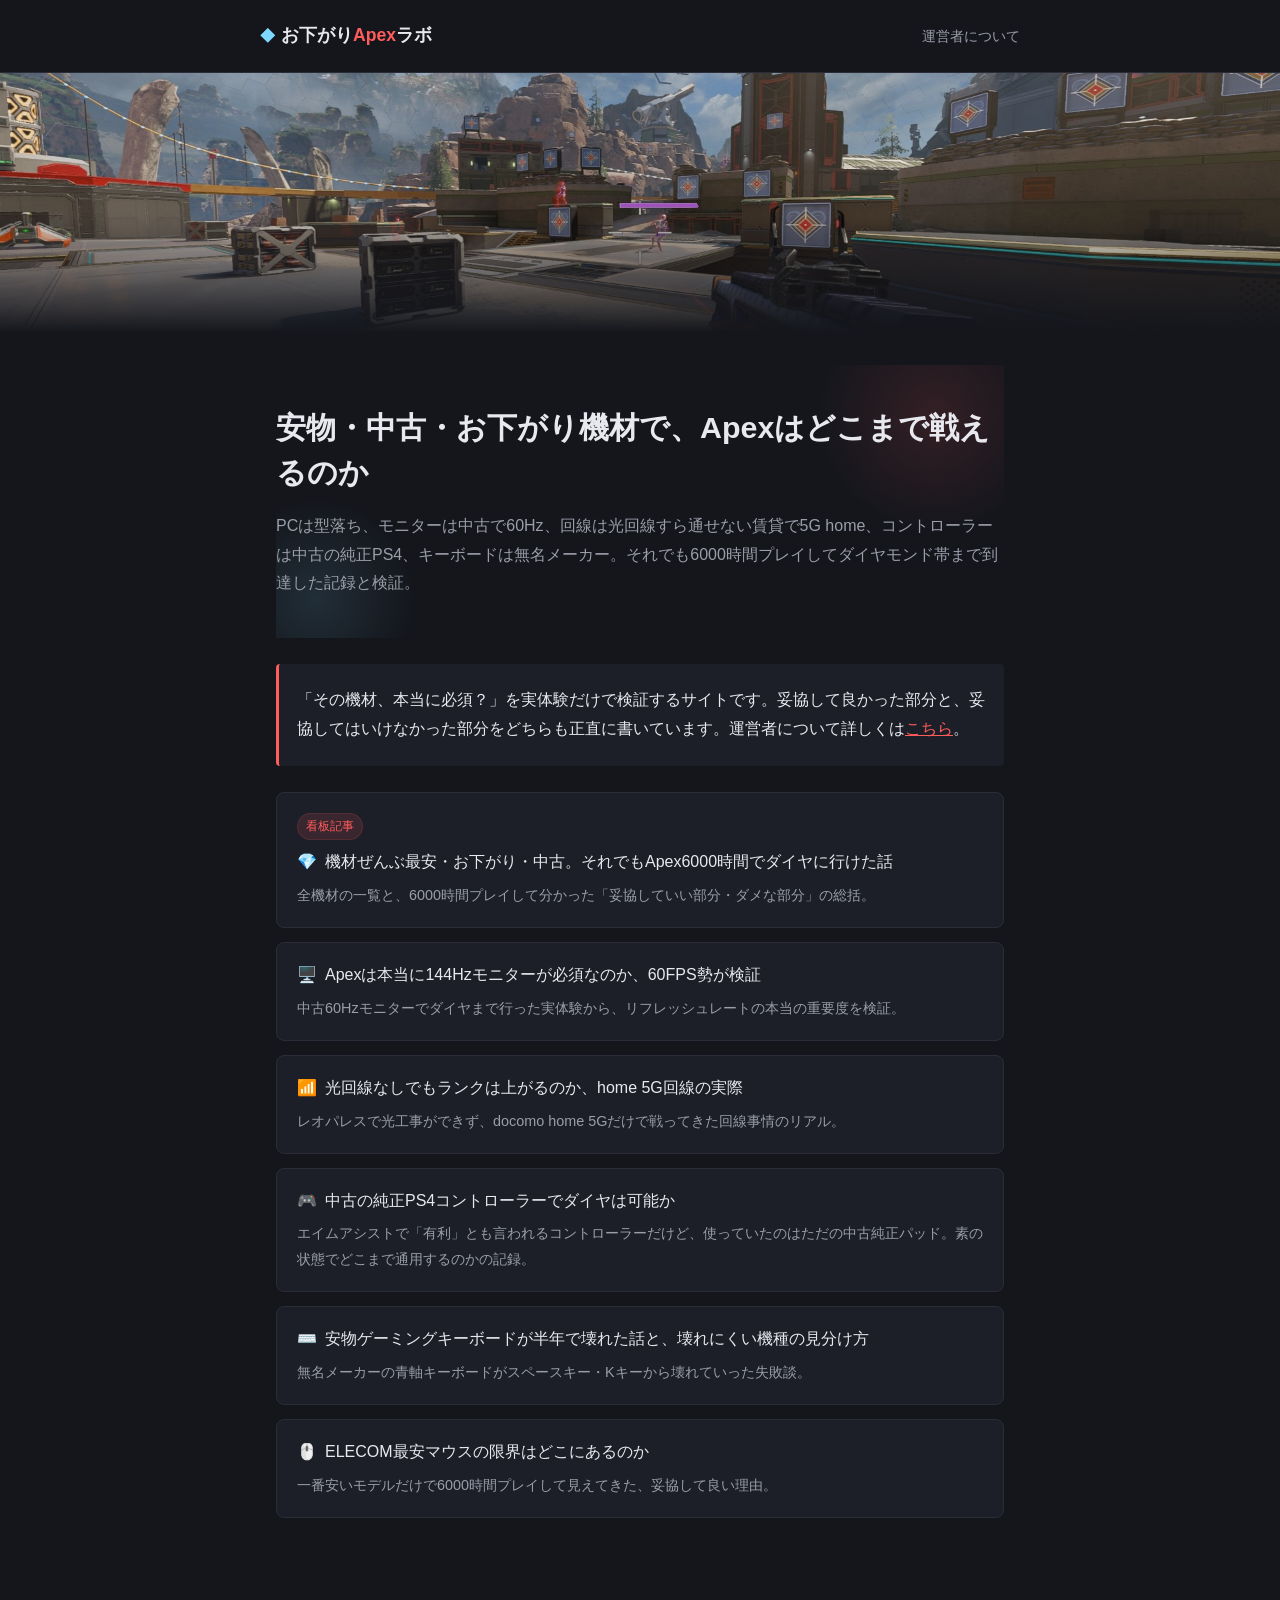
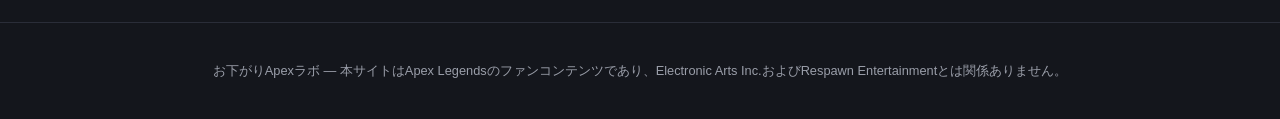
<file: index.html>
<!DOCTYPE html>
<html lang="ja">
<head>
<meta charset="UTF-8">
<meta name="viewport" content="width=device-width, initial-scale=1.0">
<title>お下がりApexラボ | 安物・中古・お下がり機材でダイヤを目指す検証サイト</title>
<meta name="description" content="最安・中古・お下がりの機材だけでApex Legendsを6000時間プレイしダイヤモンド帯に到達したプレイヤーによる、ギア検証サイト。本当に必要な機材とそうでない機材を実体験で切り分けます。">
<link rel="icon" href="favicon.svg" type="image/svg+xml">
<link rel="stylesheet" href="style.css">
</head>
<body>

<header class="site-header">
  <div class="inner">
    <a href="index.html" class="logo">お下がり<span>Apex</span>ラボ</a>
    <nav><a href="about.html">運営者について</a></nav>
  </div>
</header>

<div class="hero-banner">
  <img src="images/hero-banner.jpg" alt="実際のプレイ画面（射撃訓練場にて）" loading="eager">
</div>

<main>
  <section class="hero">
    <h1>安物・中古・お下がり機材で、Apexはどこまで戦えるのか</h1>
    <p class="lead">PCは型落ち、モニターは中古で60Hz、回線は光回線すら通せない賃貸で5G home、コントローラーは中古の純正PS4、キーボードは無名メーカー。それでも6000時間プレイしてダイヤモンド帯まで到達した記録と検証。</p>
  </section>

  <div class="callout">
    <p>「その機材、本当に必須？」を実体験だけで検証するサイトです。妥協して良かった部分と、妥協してはいけなかった部分をどちらも正直に書いています。運営者について詳しくは<a href="about.html">こちら</a>。</p>
  </div>

  <ul class="article-list">
    <li>
      <a href="articles/worst-setup-diamond.html">
        <span class="tag">看板記事</span>
        <div><span class="item-icon">💎</span>機材ぜんぶ最安・お下がり・中古。それでもApex6000時間でダイヤに行けた話</div>
        <div class="desc">全機材の一覧と、6000時間プレイして分かった「妥協していい部分・ダメな部分」の総括。</div>
      </a>
    </li>
    <li>
      <a href="articles/60hz-is-it-enough.html">
        <div><span class="item-icon">🖥️</span>Apexは本当に144Hzモニターが必須なのか、60FPS勢が検証</div>
        <div class="desc">中古60Hzモニターでダイヤまで行った実体験から、リフレッシュレートの本当の重要度を検証。</div>
      </a>
    </li>
    <li>
      <a href="articles/home-5g-viability.html">
        <div><span class="item-icon">📶</span>光回線なしでもランクは上がるのか、home 5G回線の実際</div>
        <div class="desc">レオパレスで光工事ができず、docomo home 5Gだけで戦ってきた回線事情のリアル。</div>
      </a>
    </li>
    <li>
      <a href="articles/secondhand-controller-viability.html">
        <div><span class="item-icon">🎮</span>中古の純正PS4コントローラーでダイヤは可能か</div>
        <div class="desc">エイムアシストで「有利」とも言われるコントローラーだけど、使っていたのはただの中古純正パッド。素の状態でどこまで通用するのかの記録。</div>
      </a>
    </li>
    <li>
      <a href="articles/cheap-keyboard-broke-in-6-months.html">
        <div><span class="item-icon">⌨️</span>安物ゲーミングキーボードが半年で壊れた話と、壊れにくい機種の見分け方</div>
        <div class="desc">無名メーカーの青軸キーボードがスペースキー・Kキーから壊れていった失敗談。</div>
      </a>
    </li>
    <li>
      <a href="articles/elecom-cheapest-mouse-limit.html">
        <div><span class="item-icon">🖱️</span>ELECOM最安マウスの限界はどこにあるのか</div>
        <div class="desc">一番安いモデルだけで6000時間プレイして見えてきた、妥協して良い理由。</div>
      </a>
    </li>
  </ul>
</main>

<footer class="site-footer">
  <p>お下がりApexラボ — 本サイトはApex Legendsのファンコンテンツであり、Electronic Arts Inc.およびRespawn Entertainmentとは関係ありません。</p>
</footer>

</body>
</html>
</file>
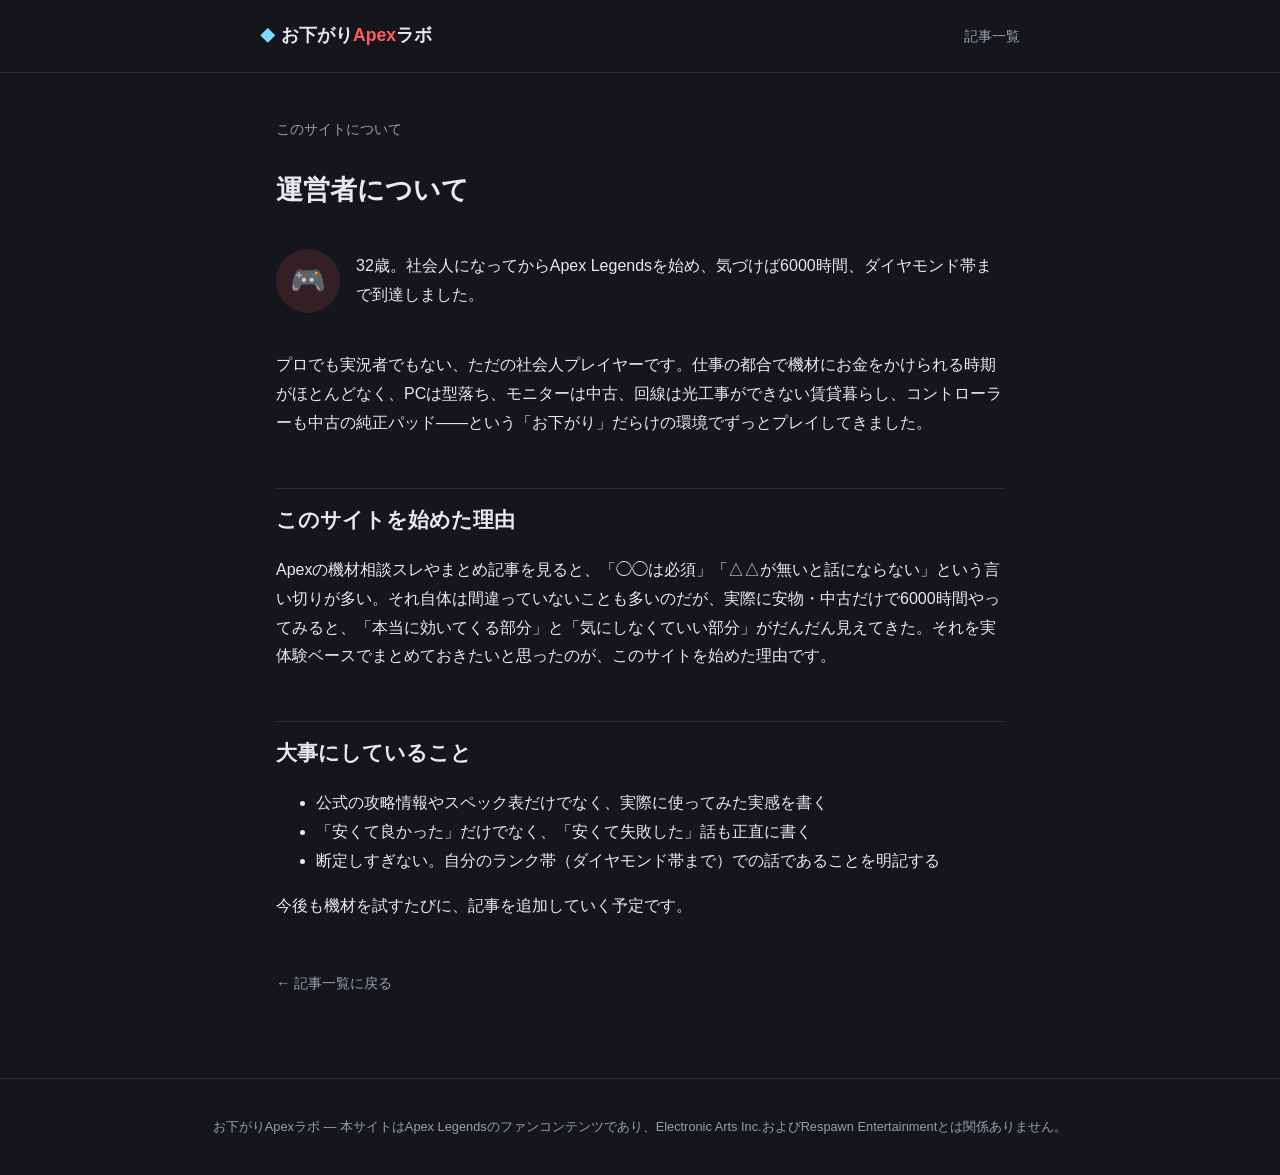
<file: about.html>
<!DOCTYPE html>
<html lang="ja">
<head>
<meta charset="UTF-8">
<meta name="viewport" content="width=device-width, initial-scale=1.0">
<title>運営者について | お下がりApexラボ</title>
<meta name="description" content="お下がりApexラボの運営者について。安物・中古・お下がり機材だけでApex Legendsを6000時間プレイし、ダイヤモンド帯まで到達した経緯を紹介します。">
<link rel="icon" href="favicon.svg" type="image/svg+xml">
<link rel="stylesheet" href="style.css">
</head>
<body>

<header class="site-header">
  <div class="inner">
    <a href="index.html" class="logo">お下がり<span>Apex</span>ラボ</a>
    <nav><a href="index.html">記事一覧</a></nav>
  </div>
</header>

<main>
<article>
  <p class="meta">このサイトについて</p>
  <h1>運営者について</h1>

  <div class="profile-block">
    <div class="avatar">🎮</div>
    <p>32歳。社会人になってからApex Legendsを始め、気づけば6000時間、ダイヤモンド帯まで到達しました。</p>
  </div>

  <p>プロでも実況者でもない、ただの社会人プレイヤーです。仕事の都合で機材にお金をかけられる時期がほとんどなく、PCは型落ち、モニターは中古、回線は光工事ができない賃貸暮らし、コントローラーも中古の純正パッド——という「お下がり」だらけの環境でずっとプレイしてきました。</p>

  <h2>このサイトを始めた理由</h2>

  <p>Apexの機材相談スレやまとめ記事を見ると、「◯◯は必須」「△△が無いと話にならない」という言い切りが多い。それ自体は間違っていないことも多いのだが、実際に安物・中古だけで6000時間やってみると、「本当に効いてくる部分」と「気にしなくていい部分」がだんだん見えてきた。それを実体験ベースでまとめておきたいと思ったのが、このサイトを始めた理由です。</p>

  <h2>大事にしていること</h2>

  <ul>
    <li>公式の攻略情報やスペック表だけでなく、実際に使ってみた実感を書く</li>
    <li>「安くて良かった」だけでなく、「安くて失敗した」話も正直に書く</li>
    <li>断定しすぎない。自分のランク帯（ダイヤモンド帯まで）での話であることを明記する</li>
  </ul>

  <p>今後も機材を試すたびに、記事を追加していく予定です。</p>

  <a class="back-link" href="index.html">← 記事一覧に戻る</a>
</article>
</main>

<footer class="site-footer">
  <p>お下がりApexラボ — 本サイトはApex Legendsのファンコンテンツであり、Electronic Arts Inc.およびRespawn Entertainmentとは関係ありません。</p>
</footer>

</body>
</html>
</file>
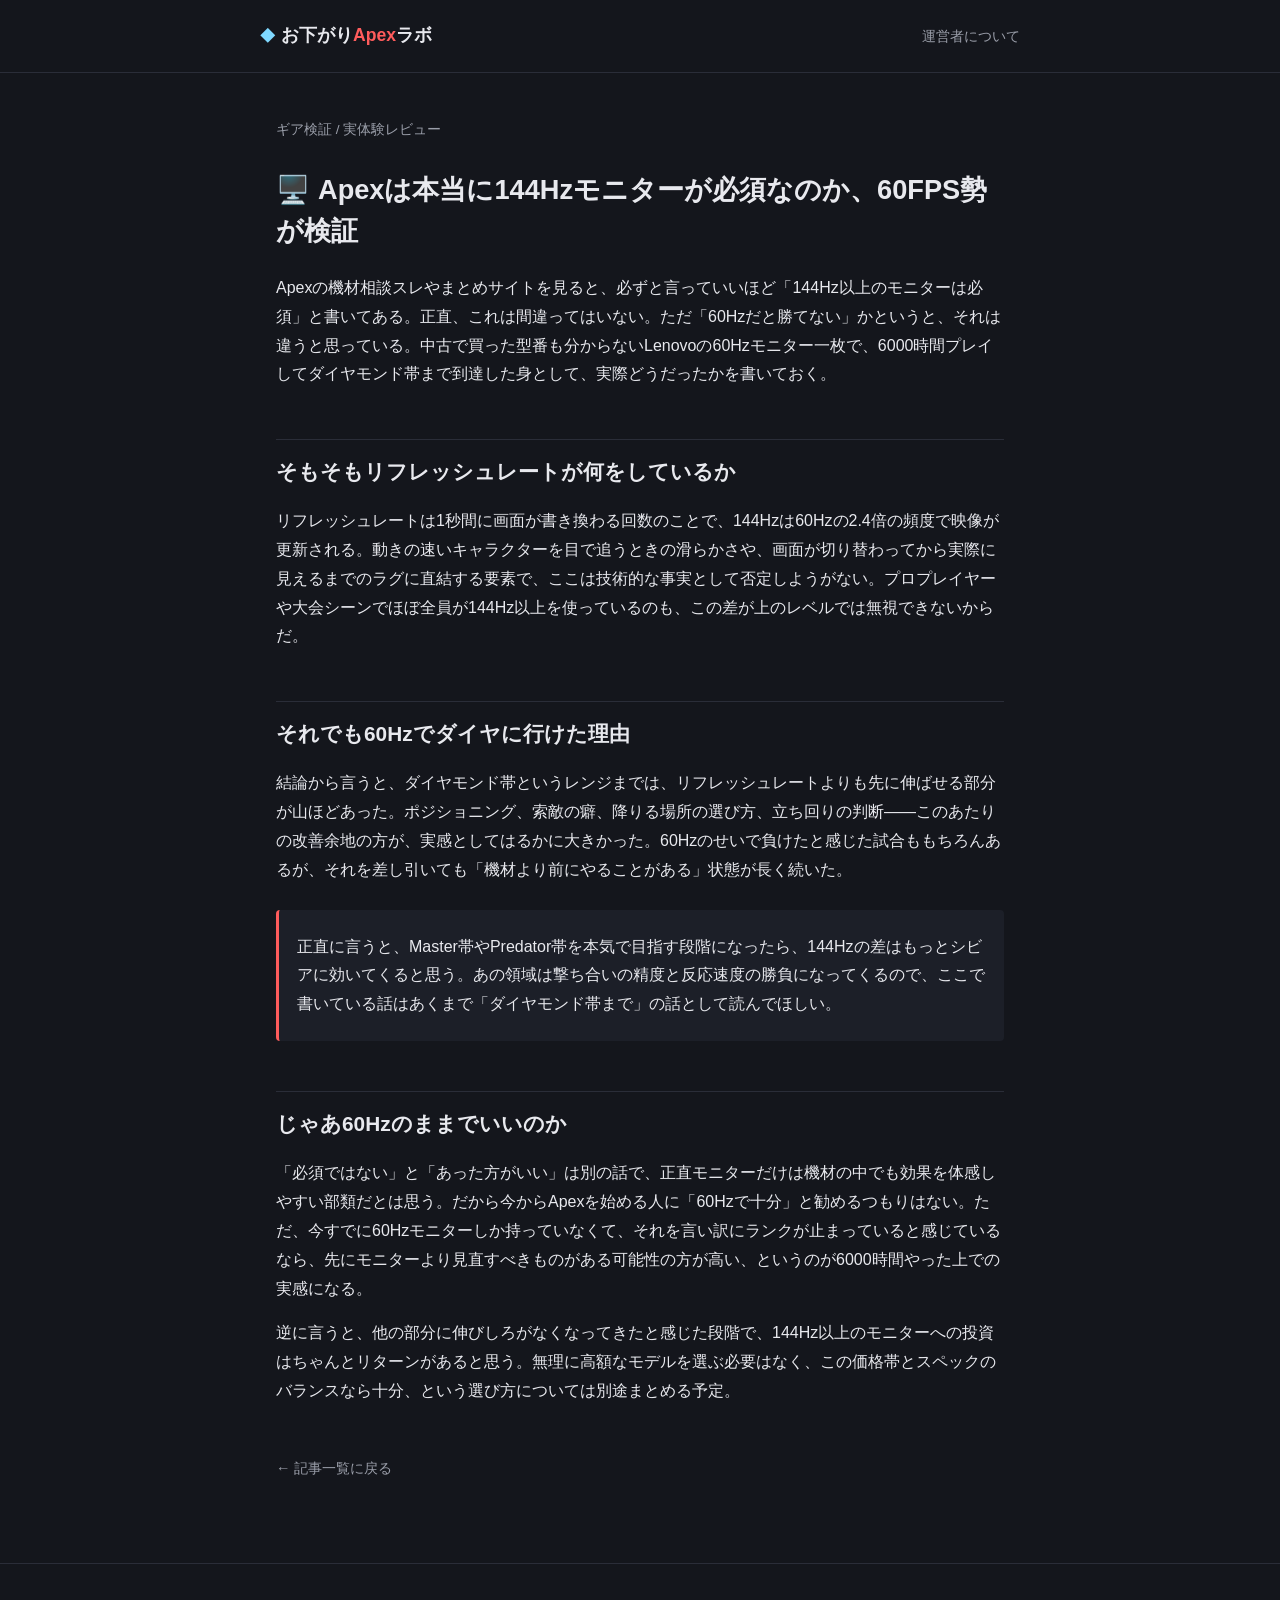
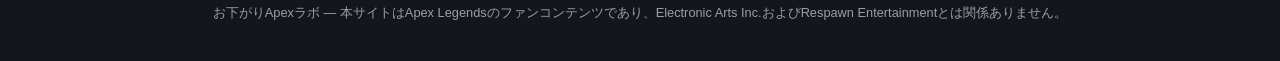
<file: articles/60hz-is-it-enough.html>
<!DOCTYPE html>
<html lang="ja">
<head>
<meta charset="UTF-8">
<meta name="viewport" content="width=device-width, initial-scale=1.0">
<title>Apexは本当に144Hzモニターが必須なのか、60FPS勢が検証</title>
<meta name="description" content="中古で買った型番不明のLenovoモニター、リフレッシュレート60Hzのまま6000時間Apexをプレイしてダイヤモンド帯まで到達したプレイヤーが、144Hzモニターの必要性を実体験ベースで検証する。">
<link rel="icon" href="../favicon.svg" type="image/svg+xml">
<link rel="stylesheet" href="../style.css">
</head>
<body>

<header class="site-header">
  <div class="inner">
    <a href="../index.html" class="logo">お下がり<span>Apex</span>ラボ</a>
    <nav><a href="../about.html">運営者について</a></nav>
  </div>
</header>

<main>
<article>
  <p class="meta">ギア検証 / 実体験レビュー</p>
  <h1><span class="item-icon">🖥️</span>Apexは本当に144Hzモニターが必須なのか、60FPS勢が検証</h1>

  <p>Apexの機材相談スレやまとめサイトを見ると、必ずと言っていいほど「144Hz以上のモニターは必須」と書いてある。正直、これは間違ってはいない。ただ「60Hzだと勝てない」かというと、それは違うと思っている。中古で買った型番も分からないLenovoの60Hzモニター一枚で、6000時間プレイしてダイヤモンド帯まで到達した身として、実際どうだったかを書いておく。</p>

  <h2>そもそもリフレッシュレートが何をしているか</h2>

  <p>リフレッシュレートは1秒間に画面が書き換わる回数のことで、144Hzは60Hzの2.4倍の頻度で映像が更新される。動きの速いキャラクターを目で追うときの滑らかさや、画面が切り替わってから実際に見えるまでのラグに直結する要素で、ここは技術的な事実として否定しようがない。プロプレイヤーや大会シーンでほぼ全員が144Hz以上を使っているのも、この差が上のレベルでは無視できないからだ。</p>

  <h2>それでも60Hzでダイヤに行けた理由</h2>

  <p>結論から言うと、ダイヤモンド帯というレンジまでは、リフレッシュレートよりも先に伸ばせる部分が山ほどあった。ポジショニング、索敵の癖、降りる場所の選び方、立ち回りの判断——このあたりの改善余地の方が、実感としてはるかに大きかった。60Hzのせいで負けたと感じた試合ももちろんあるが、それを差し引いても「機材より前にやることがある」状態が長く続いた。</p>

  <div class="callout">
    <p>正直に言うと、Master帯やPredator帯を本気で目指す段階になったら、144Hzの差はもっとシビアに効いてくると思う。あの領域は撃ち合いの精度と反応速度の勝負になってくるので、ここで書いている話はあくまで「ダイヤモンド帯まで」の話として読んでほしい。</p>
  </div>

  <h2>じゃあ60Hzのままでいいのか</h2>

  <p>「必須ではない」と「あった方がいい」は別の話で、正直モニターだけは機材の中でも効果を体感しやすい部類だとは思う。だから今からApexを始める人に「60Hzで十分」と勧めるつもりはない。ただ、今すでに60Hzモニターしか持っていなくて、それを言い訳にランクが止まっていると感じているなら、先にモニターより見直すべきものがある可能性の方が高い、というのが6000時間やった上での実感になる。</p>

  <p>逆に言うと、他の部分に伸びしろがなくなってきたと感じた段階で、144Hz以上のモニターへの投資はちゃんとリターンがあると思う。無理に高額なモデルを選ぶ必要はなく、この価格帯とスペックのバランスなら十分、という選び方については別途まとめる予定。</p>

  <a class="back-link" href="../index.html">← 記事一覧に戻る</a>
</article>
</main>

<footer class="site-footer">
  <p>お下がりApexラボ — 本サイトはApex Legendsのファンコンテンツであり、Electronic Arts Inc.およびRespawn Entertainmentとは関係ありません。</p>
</footer>

</body>
</html>
</file>
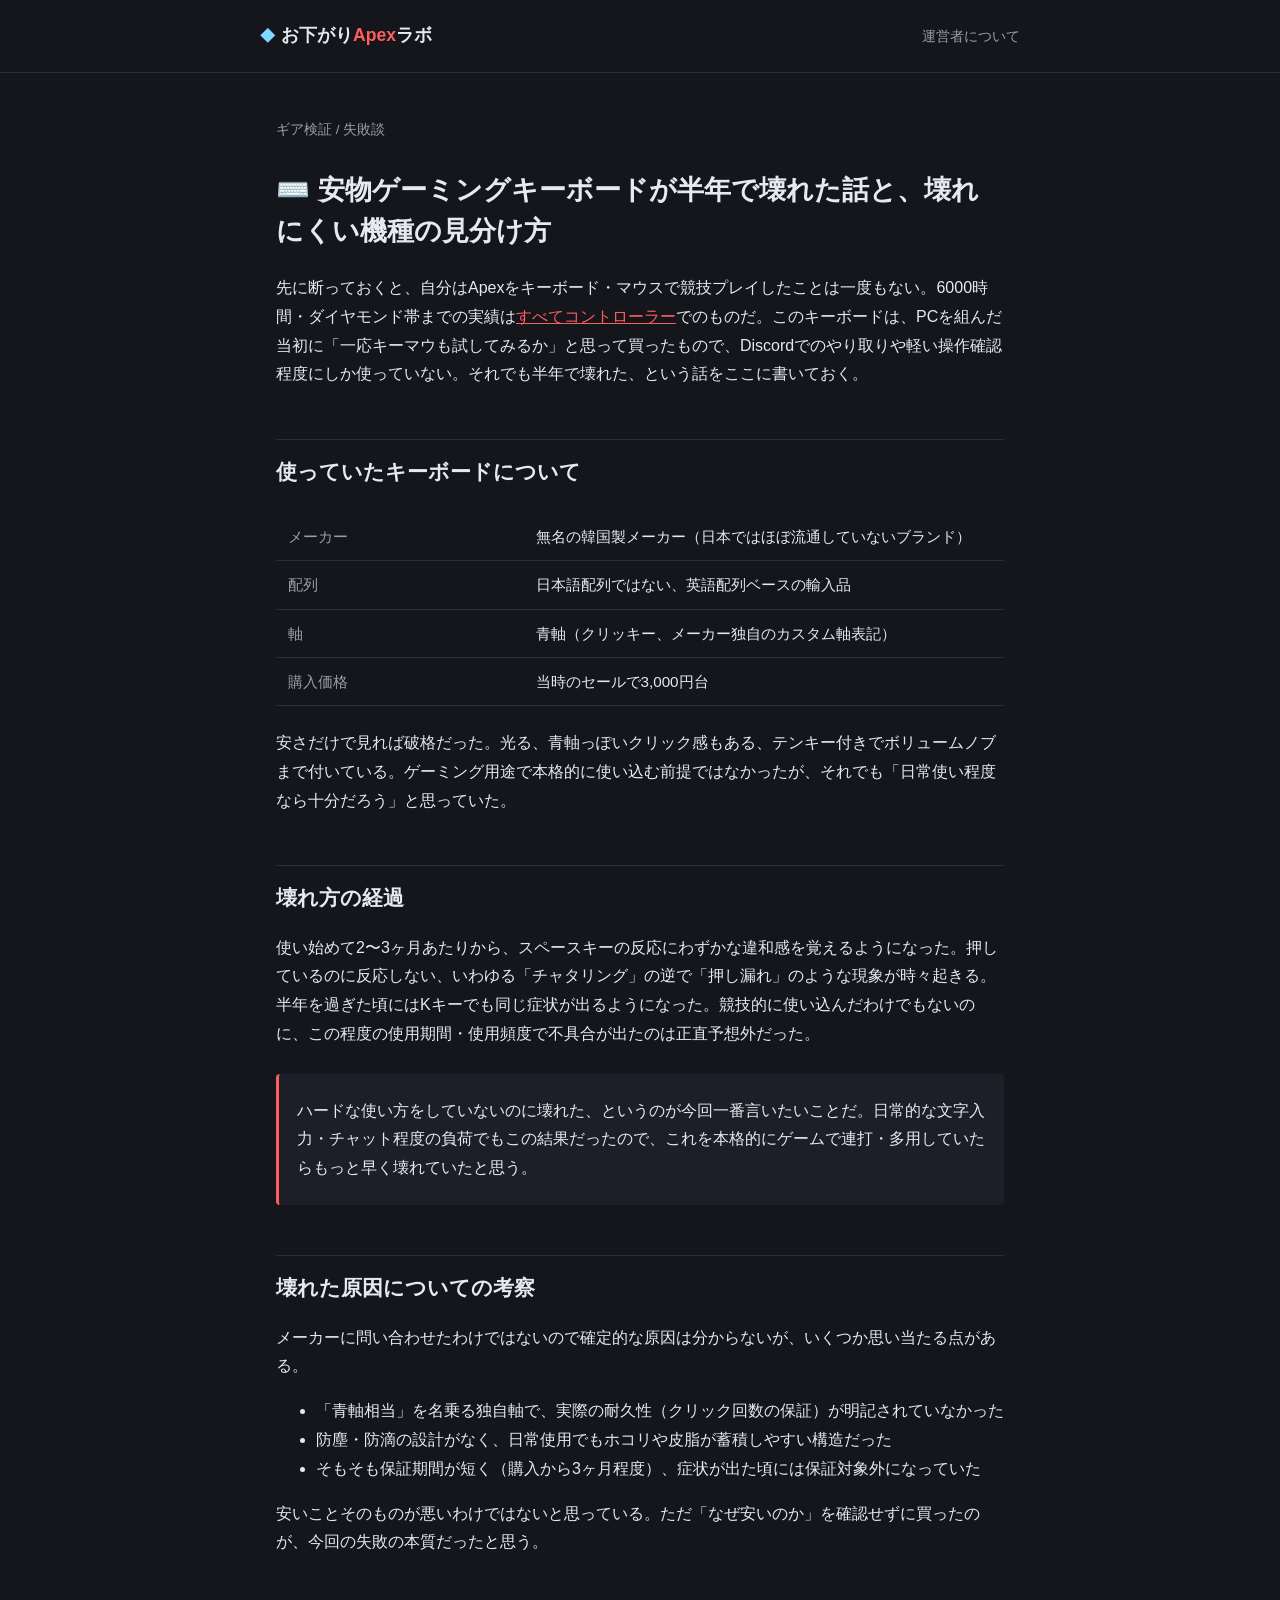
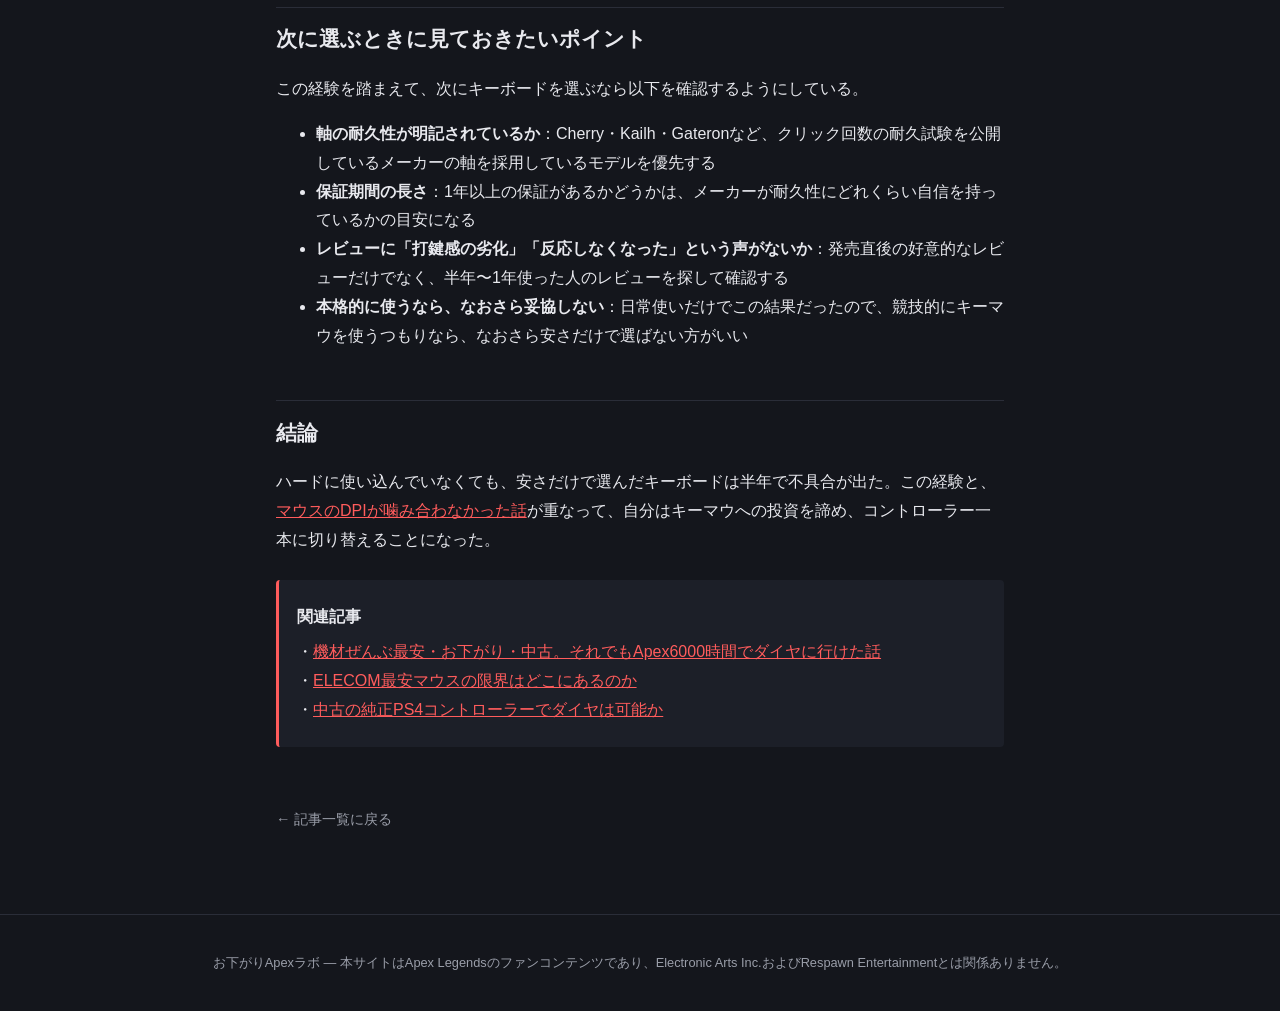
<file: articles/cheap-keyboard-broke-in-6-months.html>
<!DOCTYPE html>
<html lang="ja">
<head>
<meta charset="UTF-8">
<meta name="viewport" content="width=device-width, initial-scale=1.0">
<title>安物ゲーミングキーボードが半年で壊れた話と、壊れにくい機種の見分け方</title>
<meta name="description" content="無名メーカーの韓国製青軸キーボードが、本格的に使い込む前の半年でスペースキーとKキーから壊れていった話。壊れた原因の考察と、次に選ぶときに見ておくべきポイントをまとめました。">
<link rel="icon" href="../favicon.svg" type="image/svg+xml">
<link rel="stylesheet" href="../style.css">
</head>
<body>

<header class="site-header">
  <div class="inner">
    <a href="../index.html" class="logo">お下がり<span>Apex</span>ラボ</a>
    <nav><a href="../about.html">運営者について</a></nav>
  </div>
</header>

<main>
<article>
  <p class="meta">ギア検証 / 失敗談</p>
  <h1><span class="item-icon">⌨️</span>安物ゲーミングキーボードが半年で壊れた話と、壊れにくい機種の見分け方</h1>

  <p>先に断っておくと、自分はApexをキーボード・マウスで競技プレイしたことは一度もない。6000時間・ダイヤモンド帯までの実績は<a href="secondhand-controller-viability.html">すべてコントローラー</a>でのものだ。このキーボードは、PCを組んだ当初に「一応キーマウも試してみるか」と思って買ったもので、Discordでのやり取りや軽い操作確認程度にしか使っていない。それでも半年で壊れた、という話をここに書いておく。</p>

  <h2>使っていたキーボードについて</h2>

  <table class="spec-table">
    <tr><th>メーカー</th><td>無名の韓国製メーカー（日本ではほぼ流通していないブランド）</td></tr>
    <tr><th>配列</th><td>日本語配列ではない、英語配列ベースの輸入品</td></tr>
    <tr><th>軸</th><td>青軸（クリッキー、メーカー独自のカスタム軸表記）</td></tr>
    <tr><th>購入価格</th><td>当時のセールで3,000円台</td></tr>
  </table>

  <p>安さだけで見れば破格だった。光る、青軸っぽいクリック感もある、テンキー付きでボリュームノブまで付いている。ゲーミング用途で本格的に使い込む前提ではなかったが、それでも「日常使い程度なら十分だろう」と思っていた。</p>

  <h2>壊れ方の経過</h2>

  <p>使い始めて2〜3ヶ月あたりから、スペースキーの反応にわずかな違和感を覚えるようになった。押しているのに反応しない、いわゆる「チャタリング」の逆で「押し漏れ」のような現象が時々起きる。半年を過ぎた頃にはKキーでも同じ症状が出るようになった。競技的に使い込んだわけでもないのに、この程度の使用期間・使用頻度で不具合が出たのは正直予想外だった。</p>

  <div class="callout">
    <p>ハードな使い方をしていないのに壊れた、というのが今回一番言いたいことだ。日常的な文字入力・チャット程度の負荷でもこの結果だったので、これを本格的にゲームで連打・多用していたらもっと早く壊れていたと思う。</p>
  </div>

  <h2>壊れた原因についての考察</h2>

  <p>メーカーに問い合わせたわけではないので確定的な原因は分からないが、いくつか思い当たる点がある。</p>

  <ul>
    <li>「青軸相当」を名乗る独自軸で、実際の耐久性（クリック回数の保証）が明記されていなかった</li>
    <li>防塵・防滴の設計がなく、日常使用でもホコリや皮脂が蓄積しやすい構造だった</li>
    <li>そもそも保証期間が短く（購入から3ヶ月程度）、症状が出た頃には保証対象外になっていた</li>
  </ul>

  <p>安いことそのものが悪いわけではないと思っている。ただ「なぜ安いのか」を確認せずに買ったのが、今回の失敗の本質だったと思う。</p>

  <h2>次に選ぶときに見ておきたいポイント</h2>

  <p>この経験を踏まえて、次にキーボードを選ぶなら以下を確認するようにしている。</p>

  <ul>
    <li><strong>軸の耐久性が明記されているか</strong>：Cherry・Kailh・Gateronなど、クリック回数の耐久試験を公開しているメーカーの軸を採用しているモデルを優先する</li>
    <li><strong>保証期間の長さ</strong>：1年以上の保証があるかどうかは、メーカーが耐久性にどれくらい自信を持っているかの目安になる</li>
    <li><strong>レビューに「打鍵感の劣化」「反応しなくなった」という声がないか</strong>：発売直後の好意的なレビューだけでなく、半年〜1年使った人のレビューを探して確認する</li>
    <li><strong>本格的に使うなら、なおさら妥協しない</strong>：日常使いだけでこの結果だったので、競技的にキーマウを使うつもりなら、なおさら安さだけで選ばない方がいい</li>
  </ul>

  <h2>結論</h2>

  <p>ハードに使い込んでいなくても、安さだけで選んだキーボードは半年で不具合が出た。この経験と、<a href="elecom-cheapest-mouse-limit.html">マウスのDPIが噛み合わなかった話</a>が重なって、自分はキーマウへの投資を諦め、コントローラー一本に切り替えることになった。</p>

  <div class="callout">
    <p><strong>関連記事</strong></p>
    <p>・<a href="worst-setup-diamond.html">機材ぜんぶ最安・お下がり・中古。それでもApex6000時間でダイヤに行けた話</a><br>
    ・<a href="elecom-cheapest-mouse-limit.html">ELECOM最安マウスの限界はどこにあるのか</a><br>
    ・<a href="secondhand-controller-viability.html">中古の純正PS4コントローラーでダイヤは可能か</a></p>
  </div>

  <a class="back-link" href="../index.html">← 記事一覧に戻る</a>
</article>
</main>

<footer class="site-footer">
  <p>お下がりApexラボ — 本サイトはApex Legendsのファンコンテンツであり、Electronic Arts Inc.およびRespawn Entertainmentとは関係ありません。</p>
</footer>

</body>
</html>
</file>
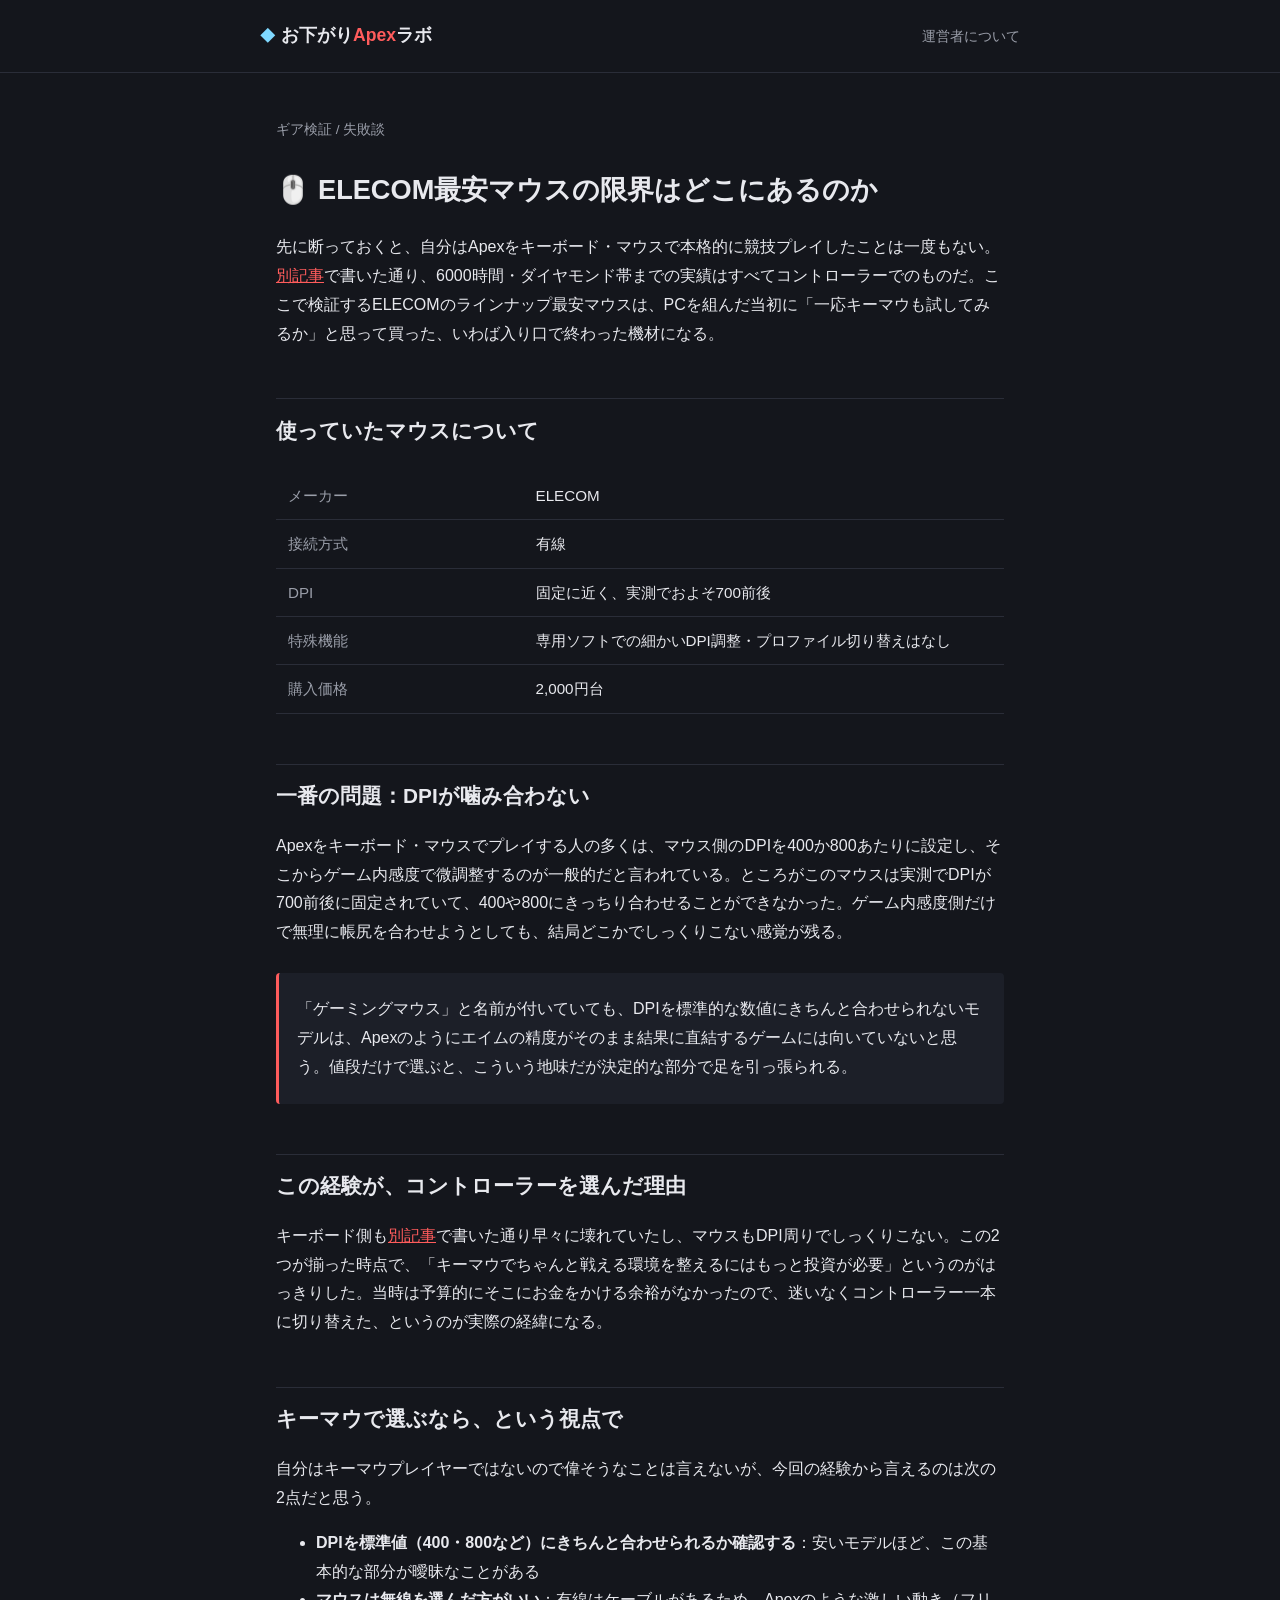
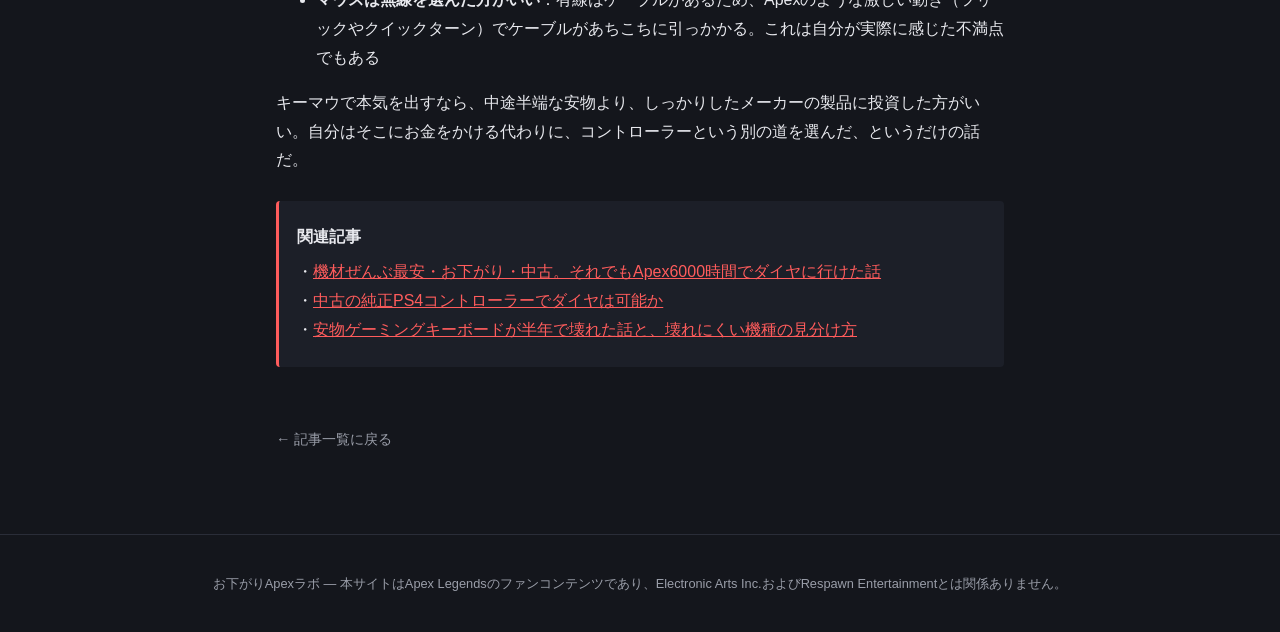
<file: articles/elecom-cheapest-mouse-limit.html>
<!DOCTYPE html>
<html lang="ja">
<head>
<meta charset="UTF-8">
<meta name="viewport" content="width=device-width, initial-scale=1.0">
<title>ELECOM最安マウスの限界はどこにあるのか</title>
<meta name="description" content="ELECOMのラインナップで一番安い有線マウスは、DPIが約700固定でApexプレイヤーの標準である400・800に設定できなかった。この経験が、自分がコントローラーを選ぶ決め手になった話。">
<link rel="icon" href="../favicon.svg" type="image/svg+xml">
<link rel="stylesheet" href="../style.css">
</head>
<body>

<header class="site-header">
  <div class="inner">
    <a href="../index.html" class="logo">お下がり<span>Apex</span>ラボ</a>
    <nav><a href="../about.html">運営者について</a></nav>
  </div>
</header>

<main>
<article>
  <p class="meta">ギア検証 / 失敗談</p>
  <h1><span class="item-icon">🖱️</span>ELECOM最安マウスの限界はどこにあるのか</h1>

  <p>先に断っておくと、自分はApexをキーボード・マウスで本格的に競技プレイしたことは一度もない。<a href="secondhand-controller-viability.html">別記事</a>で書いた通り、6000時間・ダイヤモンド帯までの実績はすべてコントローラーでのものだ。ここで検証するELECOMのラインナップ最安マウスは、PCを組んだ当初に「一応キーマウも試してみるか」と思って買った、いわば入り口で終わった機材になる。</p>

  <h2>使っていたマウスについて</h2>

  <table class="spec-table">
    <tr><th>メーカー</th><td>ELECOM</td></tr>
    <tr><th>接続方式</th><td>有線</td></tr>
    <tr><th>DPI</th><td>固定に近く、実測でおよそ700前後</td></tr>
    <tr><th>特殊機能</th><td>専用ソフトでの細かいDPI調整・プロファイル切り替えはなし</td></tr>
    <tr><th>購入価格</th><td>2,000円台</td></tr>
  </table>

  <h2>一番の問題：DPIが噛み合わない</h2>

  <p>Apexをキーボード・マウスでプレイする人の多くは、マウス側のDPIを400か800あたりに設定し、そこからゲーム内感度で微調整するのが一般的だと言われている。ところがこのマウスは実測でDPIが700前後に固定されていて、400や800にきっちり合わせることができなかった。ゲーム内感度側だけで無理に帳尻を合わせようとしても、結局どこかでしっくりこない感覚が残る。</p>

  <div class="callout">
    <p>「ゲーミングマウス」と名前が付いていても、DPIを標準的な数値にきちんと合わせられないモデルは、Apexのようにエイムの精度がそのまま結果に直結するゲームには向いていないと思う。値段だけで選ぶと、こういう地味だが決定的な部分で足を引っ張られる。</p>
  </div>

  <h2>この経験が、コントローラーを選んだ理由</h2>

  <p>キーボード側も<a href="cheap-keyboard-broke-in-6-months.html">別記事</a>で書いた通り早々に壊れていたし、マウスもDPI周りでしっくりこない。この2つが揃った時点で、「キーマウでちゃんと戦える環境を整えるにはもっと投資が必要」というのがはっきりした。当時は予算的にそこにお金をかける余裕がなかったので、迷いなくコントローラー一本に切り替えた、というのが実際の経緯になる。</p>

  <h2>キーマウで選ぶなら、という視点で</h2>

  <p>自分はキーマウプレイヤーではないので偉そうなことは言えないが、今回の経験から言えるのは次の2点だと思う。</p>

  <ul>
    <li><strong>DPIを標準値（400・800など）にきちんと合わせられるか確認する</strong>：安いモデルほど、この基本的な部分が曖昧なことがある</li>
    <li><strong>マウスは無線を選んだ方がいい</strong>：有線はケーブルがあるため、Apexのような激しい動き（フリックやクイックターン）でケーブルがあちこちに引っかかる。これは自分が実際に感じた不満点でもある</li>
  </ul>

  <p>キーマウで本気を出すなら、中途半端な安物より、しっかりしたメーカーの製品に投資した方がいい。自分はそこにお金をかける代わりに、コントローラーという別の道を選んだ、というだけの話だ。</p>

  <div class="callout">
    <p><strong>関連記事</strong></p>
    <p>・<a href="worst-setup-diamond.html">機材ぜんぶ最安・お下がり・中古。それでもApex6000時間でダイヤに行けた話</a><br>
    ・<a href="secondhand-controller-viability.html">中古の純正PS4コントローラーでダイヤは可能か</a><br>
    ・<a href="cheap-keyboard-broke-in-6-months.html">安物ゲーミングキーボードが半年で壊れた話と、壊れにくい機種の見分け方</a></p>
  </div>

  <a class="back-link" href="../index.html">← 記事一覧に戻る</a>
</article>
</main>

<footer class="site-footer">
  <p>お下がりApexラボ — 本サイトはApex Legendsのファンコンテンツであり、Electronic Arts Inc.およびRespawn Entertainmentとは関係ありません。</p>
</footer>

</body>
</html>
</file>
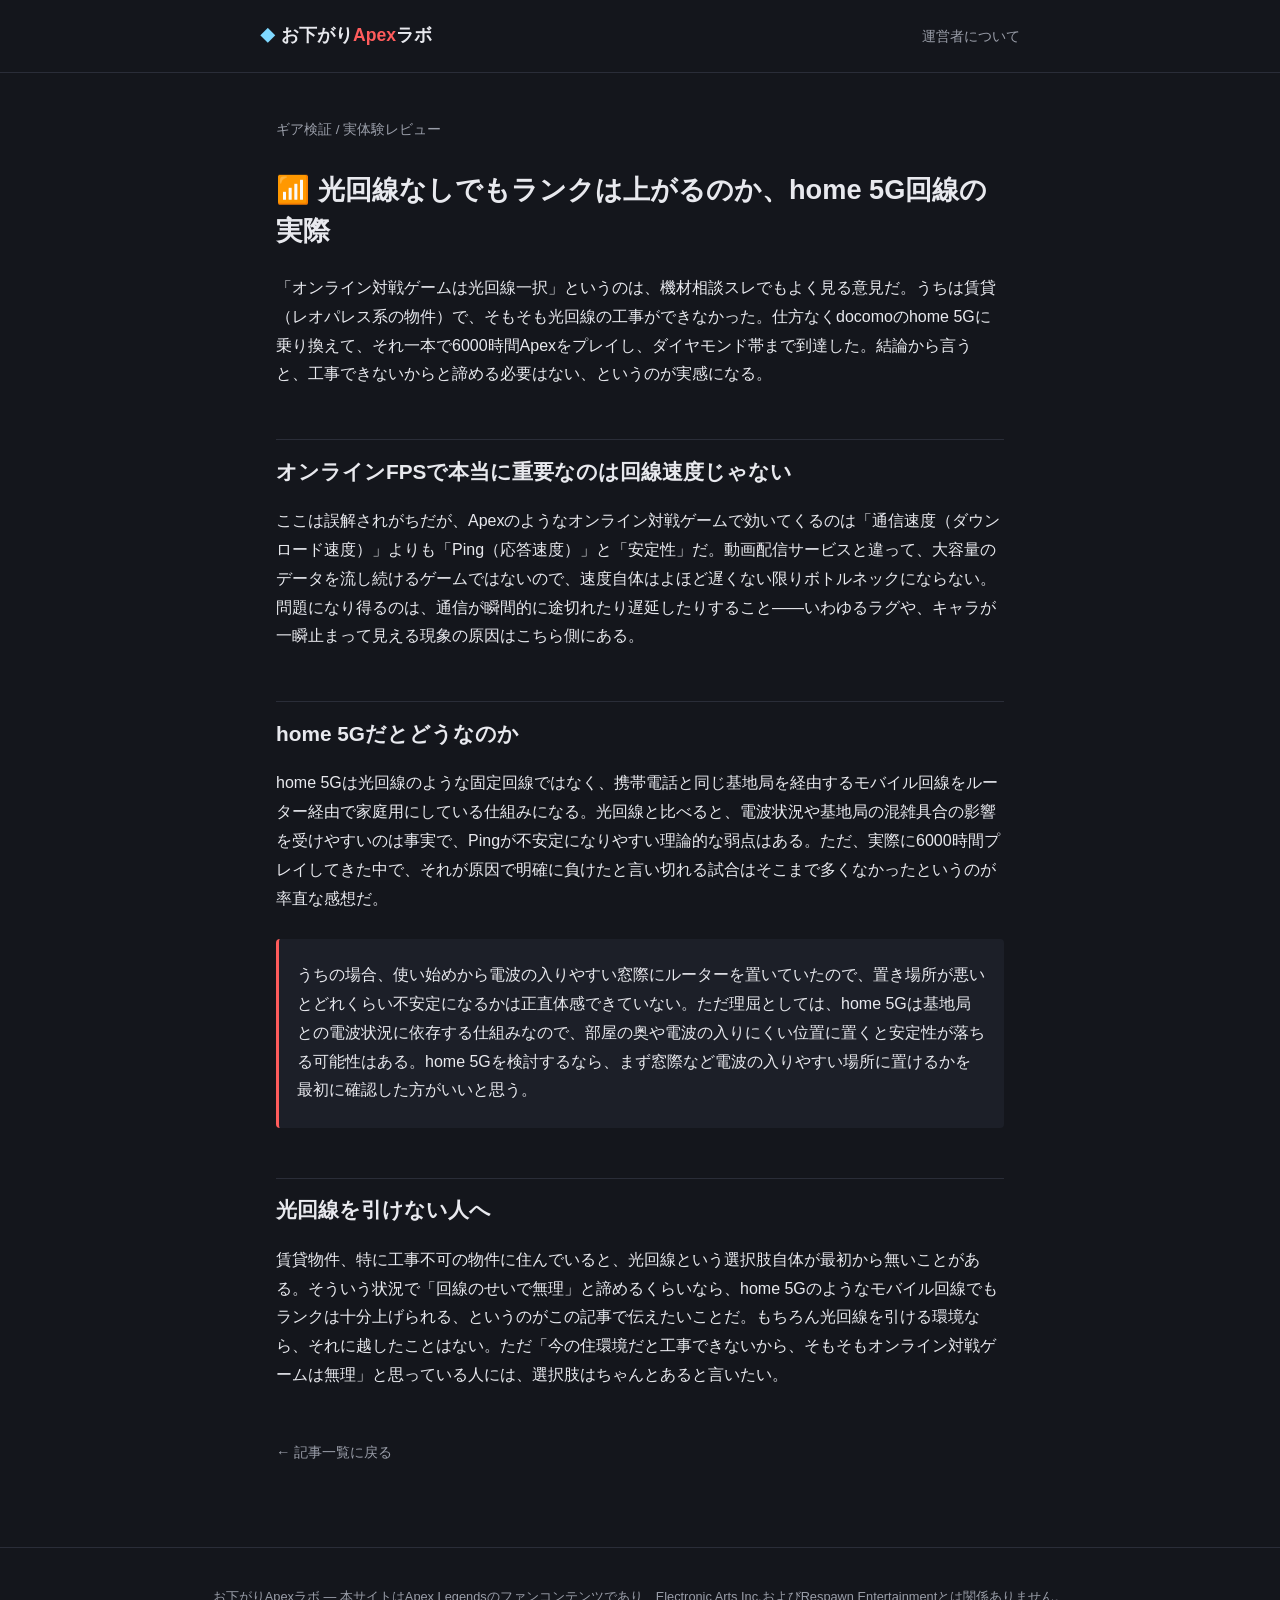
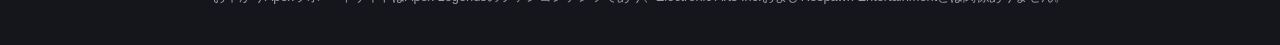
<file: articles/home-5g-viability.html>
<!DOCTYPE html>
<html lang="ja">
<head>
<meta charset="UTF-8">
<meta name="viewport" content="width=device-width, initial-scale=1.0">
<title>光回線なしでもランクは上がるのか、home 5G回線の実際</title>
<meta name="description" content="賃貸物件で光回線工事ができず、docomo home 5Gだけで6000時間Apex Legendsをプレイしダイヤモンド帯まで到達したプレイヤーによる、モバイル回線でのオンライン対戦の実態レポート。">
<link rel="icon" href="../favicon.svg" type="image/svg+xml">
<link rel="stylesheet" href="../style.css">
</head>
<body>

<header class="site-header">
  <div class="inner">
    <a href="../index.html" class="logo">お下がり<span>Apex</span>ラボ</a>
    <nav><a href="../about.html">運営者について</a></nav>
  </div>
</header>

<main>
<article>
  <p class="meta">ギア検証 / 実体験レビュー</p>
  <h1><span class="item-icon">📶</span>光回線なしでもランクは上がるのか、home 5G回線の実際</h1>

  <p>「オンライン対戦ゲームは光回線一択」というのは、機材相談スレでもよく見る意見だ。うちは賃貸（レオパレス系の物件）で、そもそも光回線の工事ができなかった。仕方なくdocomoのhome 5Gに乗り換えて、それ一本で6000時間Apexをプレイし、ダイヤモンド帯まで到達した。結論から言うと、工事できないからと諦める必要はない、というのが実感になる。</p>

  <h2>オンラインFPSで本当に重要なのは回線速度じゃない</h2>

  <p>ここは誤解されがちだが、Apexのようなオンライン対戦ゲームで効いてくるのは「通信速度（ダウンロード速度）」よりも「Ping（応答速度）」と「安定性」だ。動画配信サービスと違って、大容量のデータを流し続けるゲームではないので、速度自体はよほど遅くない限りボトルネックにならない。問題になり得るのは、通信が瞬間的に途切れたり遅延したりすること——いわゆるラグや、キャラが一瞬止まって見える現象の原因はこちら側にある。</p>

  <h2>home 5Gだとどうなのか</h2>

  <p>home 5Gは光回線のような固定回線ではなく、携帯電話と同じ基地局を経由するモバイル回線をルーター経由で家庭用にしている仕組みになる。光回線と比べると、電波状況や基地局の混雑具合の影響を受けやすいのは事実で、Pingが不安定になりやすい理論的な弱点はある。ただ、実際に6000時間プレイしてきた中で、それが原因で明確に負けたと言い切れる試合はそこまで多くなかったというのが率直な感想だ。</p>

  <div class="callout">
    <p>うちの場合、使い始めから電波の入りやすい窓際にルーターを置いていたので、置き場所が悪いとどれくらい不安定になるかは正直体感できていない。ただ理屈としては、home 5Gは基地局との電波状況に依存する仕組みなので、部屋の奥や電波の入りにくい位置に置くと安定性が落ちる可能性はある。home 5Gを検討するなら、まず窓際など電波の入りやすい場所に置けるかを最初に確認した方がいいと思う。</p>
  </div>

  <h2>光回線を引けない人へ</h2>

  <p>賃貸物件、特に工事不可の物件に住んでいると、光回線という選択肢自体が最初から無いことがある。そういう状況で「回線のせいで無理」と諦めるくらいなら、home 5Gのようなモバイル回線でもランクは十分上げられる、というのがこの記事で伝えたいことだ。もちろん光回線を引ける環境なら、それに越したことはない。ただ「今の住環境だと工事できないから、そもそもオンライン対戦ゲームは無理」と思っている人には、選択肢はちゃんとあると言いたい。</p>

  <a class="back-link" href="../index.html">← 記事一覧に戻る</a>
</article>
</main>

<footer class="site-footer">
  <p>お下がりApexラボ — 本サイトはApex Legendsのファンコンテンツであり、Electronic Arts Inc.およびRespawn Entertainmentとは関係ありません。</p>
</footer>

</body>
</html>
</file>
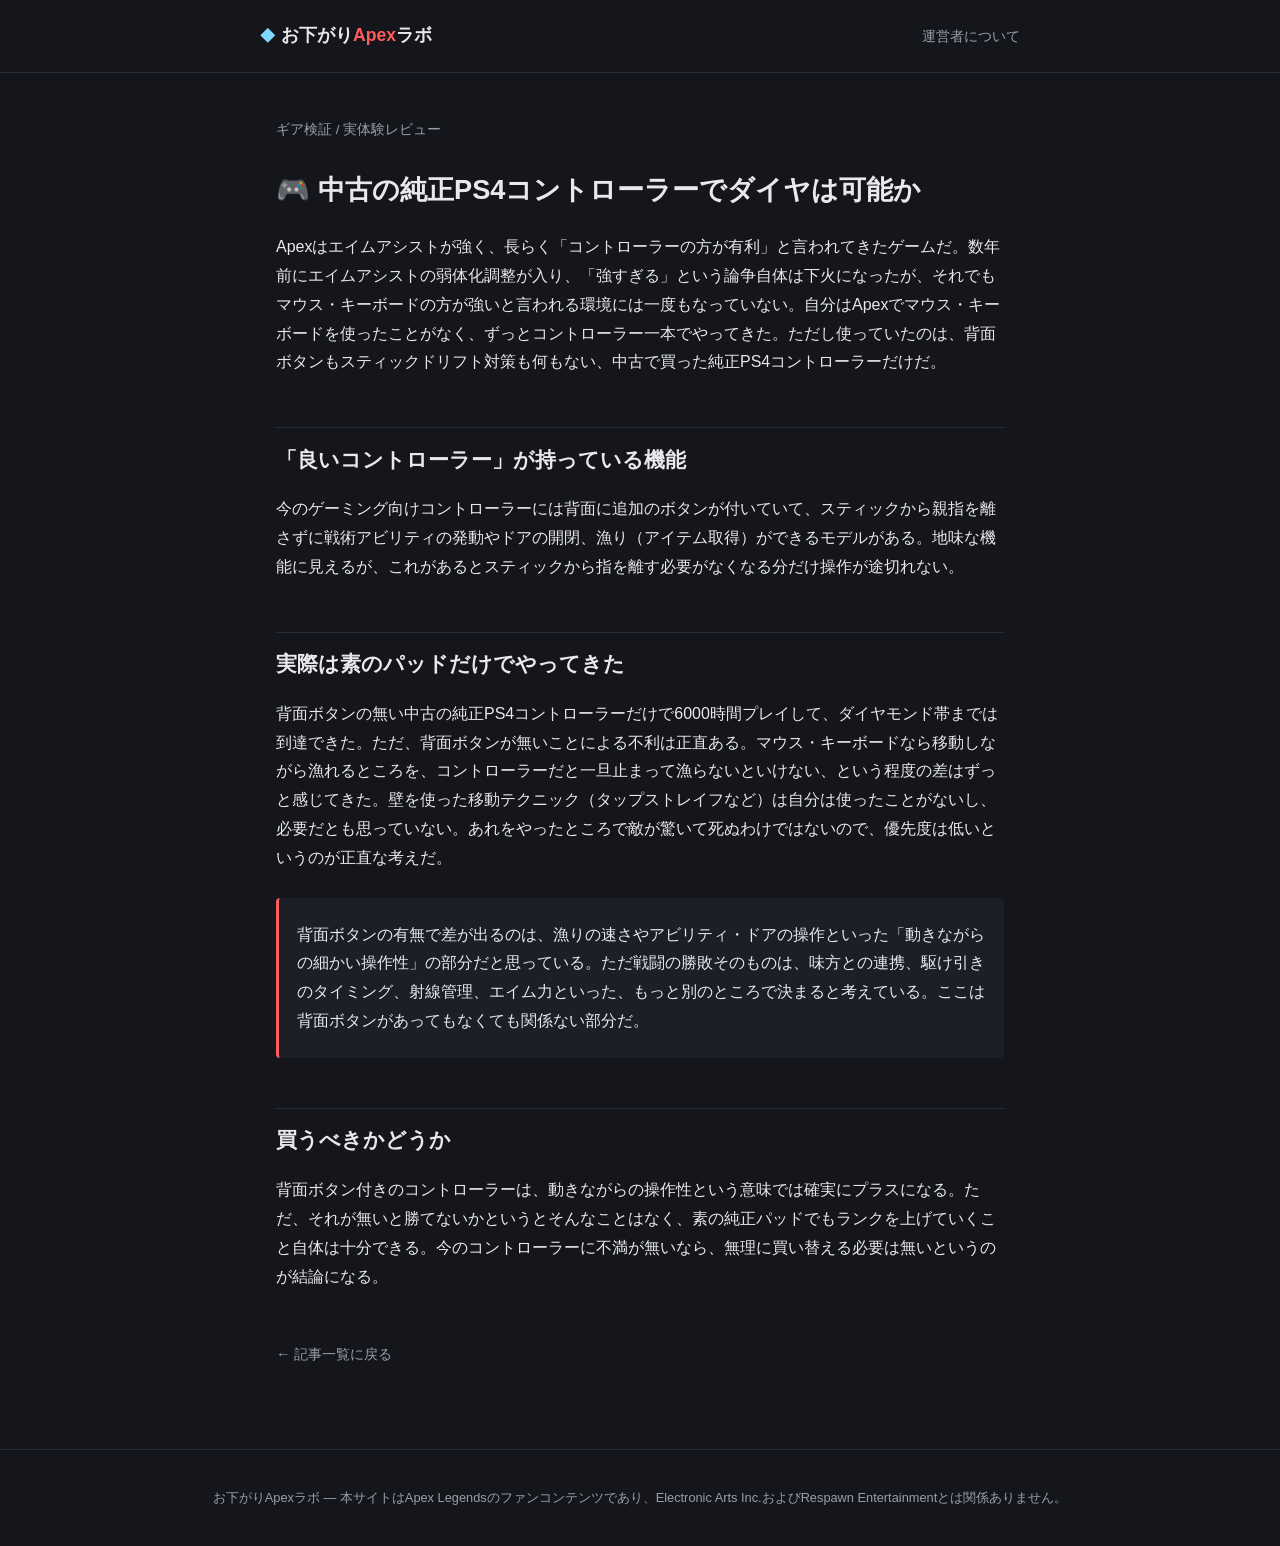
<file: articles/secondhand-controller-viability.html>
<!DOCTYPE html>
<html lang="ja">
<head>
<meta charset="UTF-8">
<meta name="viewport" content="width=device-width, initial-scale=1.0">
<title>中古の純正PS4コントローラーでダイヤは可能か</title>
<meta name="description" content="背面ボタンもスティックドリフト対策もない、中古で買った純正PS4コントローラーだけでApex Legendsを6000時間プレイしダイヤモンド帯まで到達した記録。エイムアシストとコントローラー環境の実際。">
<link rel="icon" href="../favicon.svg" type="image/svg+xml">
<link rel="stylesheet" href="../style.css">
</head>
<body>

<header class="site-header">
  <div class="inner">
    <a href="../index.html" class="logo">お下がり<span>Apex</span>ラボ</a>
    <nav><a href="../about.html">運営者について</a></nav>
  </div>
</header>

<main>
<article>
  <p class="meta">ギア検証 / 実体験レビュー</p>
  <h1><span class="item-icon">🎮</span>中古の純正PS4コントローラーでダイヤは可能か</h1>

  <p>Apexはエイムアシストが強く、長らく「コントローラーの方が有利」と言われてきたゲームだ。数年前にエイムアシストの弱体化調整が入り、「強すぎる」という論争自体は下火になったが、それでもマウス・キーボードの方が強いと言われる環境には一度もなっていない。自分はApexでマウス・キーボードを使ったことがなく、ずっとコントローラー一本でやってきた。ただし使っていたのは、背面ボタンもスティックドリフト対策も何もない、中古で買った純正PS4コントローラーだけだ。</p>

  <h2>「良いコントローラー」が持っている機能</h2>

  <p>今のゲーミング向けコントローラーには背面に追加のボタンが付いていて、スティックから親指を離さずに戦術アビリティの発動やドアの開閉、漁り（アイテム取得）ができるモデルがある。地味な機能に見えるが、これがあるとスティックから指を離す必要がなくなる分だけ操作が途切れない。</p>

  <h2>実際は素のパッドだけでやってきた</h2>

  <p>背面ボタンの無い中古の純正PS4コントローラーだけで6000時間プレイして、ダイヤモンド帯までは到達できた。ただ、背面ボタンが無いことによる不利は正直ある。マウス・キーボードなら移動しながら漁れるところを、コントローラーだと一旦止まって漁らないといけない、という程度の差はずっと感じてきた。壁を使った移動テクニック（タップストレイフなど）は自分は使ったことがないし、必要だとも思っていない。あれをやったところで敵が驚いて死ぬわけではないので、優先度は低いというのが正直な考えだ。</p>

  <div class="callout">
    <p>背面ボタンの有無で差が出るのは、漁りの速さやアビリティ・ドアの操作といった「動きながらの細かい操作性」の部分だと思っている。ただ戦闘の勝敗そのものは、味方との連携、駆け引きのタイミング、射線管理、エイム力といった、もっと別のところで決まると考えている。ここは背面ボタンがあってもなくても関係ない部分だ。</p>
  </div>

  <h2>買うべきかどうか</h2>

  <p>背面ボタン付きのコントローラーは、動きながらの操作性という意味では確実にプラスになる。ただ、それが無いと勝てないかというとそんなことはなく、素の純正パッドでもランクを上げていくこと自体は十分できる。今のコントローラーに不満が無いなら、無理に買い替える必要は無いというのが結論になる。</p>

  <a class="back-link" href="../index.html">← 記事一覧に戻る</a>
</article>
</main>

<footer class="site-footer">
  <p>お下がりApexラボ — 本サイトはApex Legendsのファンコンテンツであり、Electronic Arts Inc.およびRespawn Entertainmentとは関係ありません。</p>
</footer>

</body>
</html>
</file>
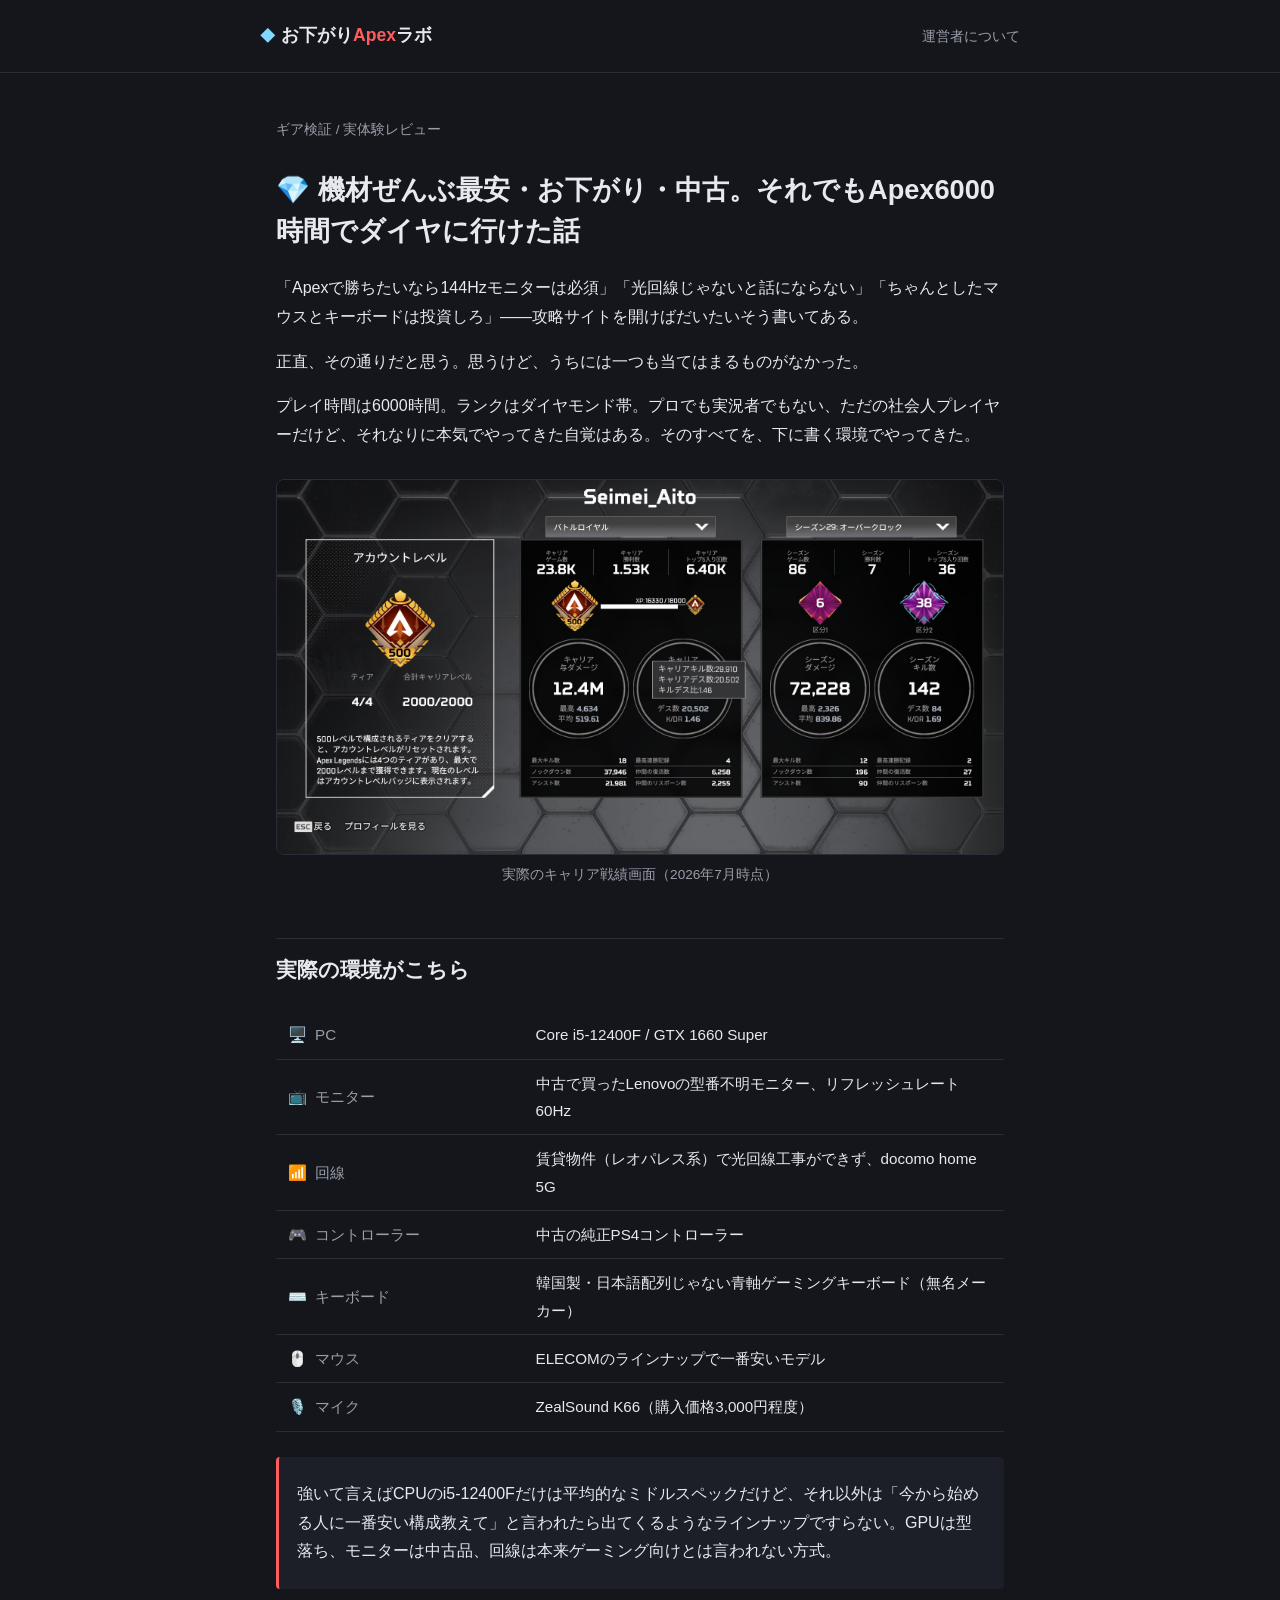
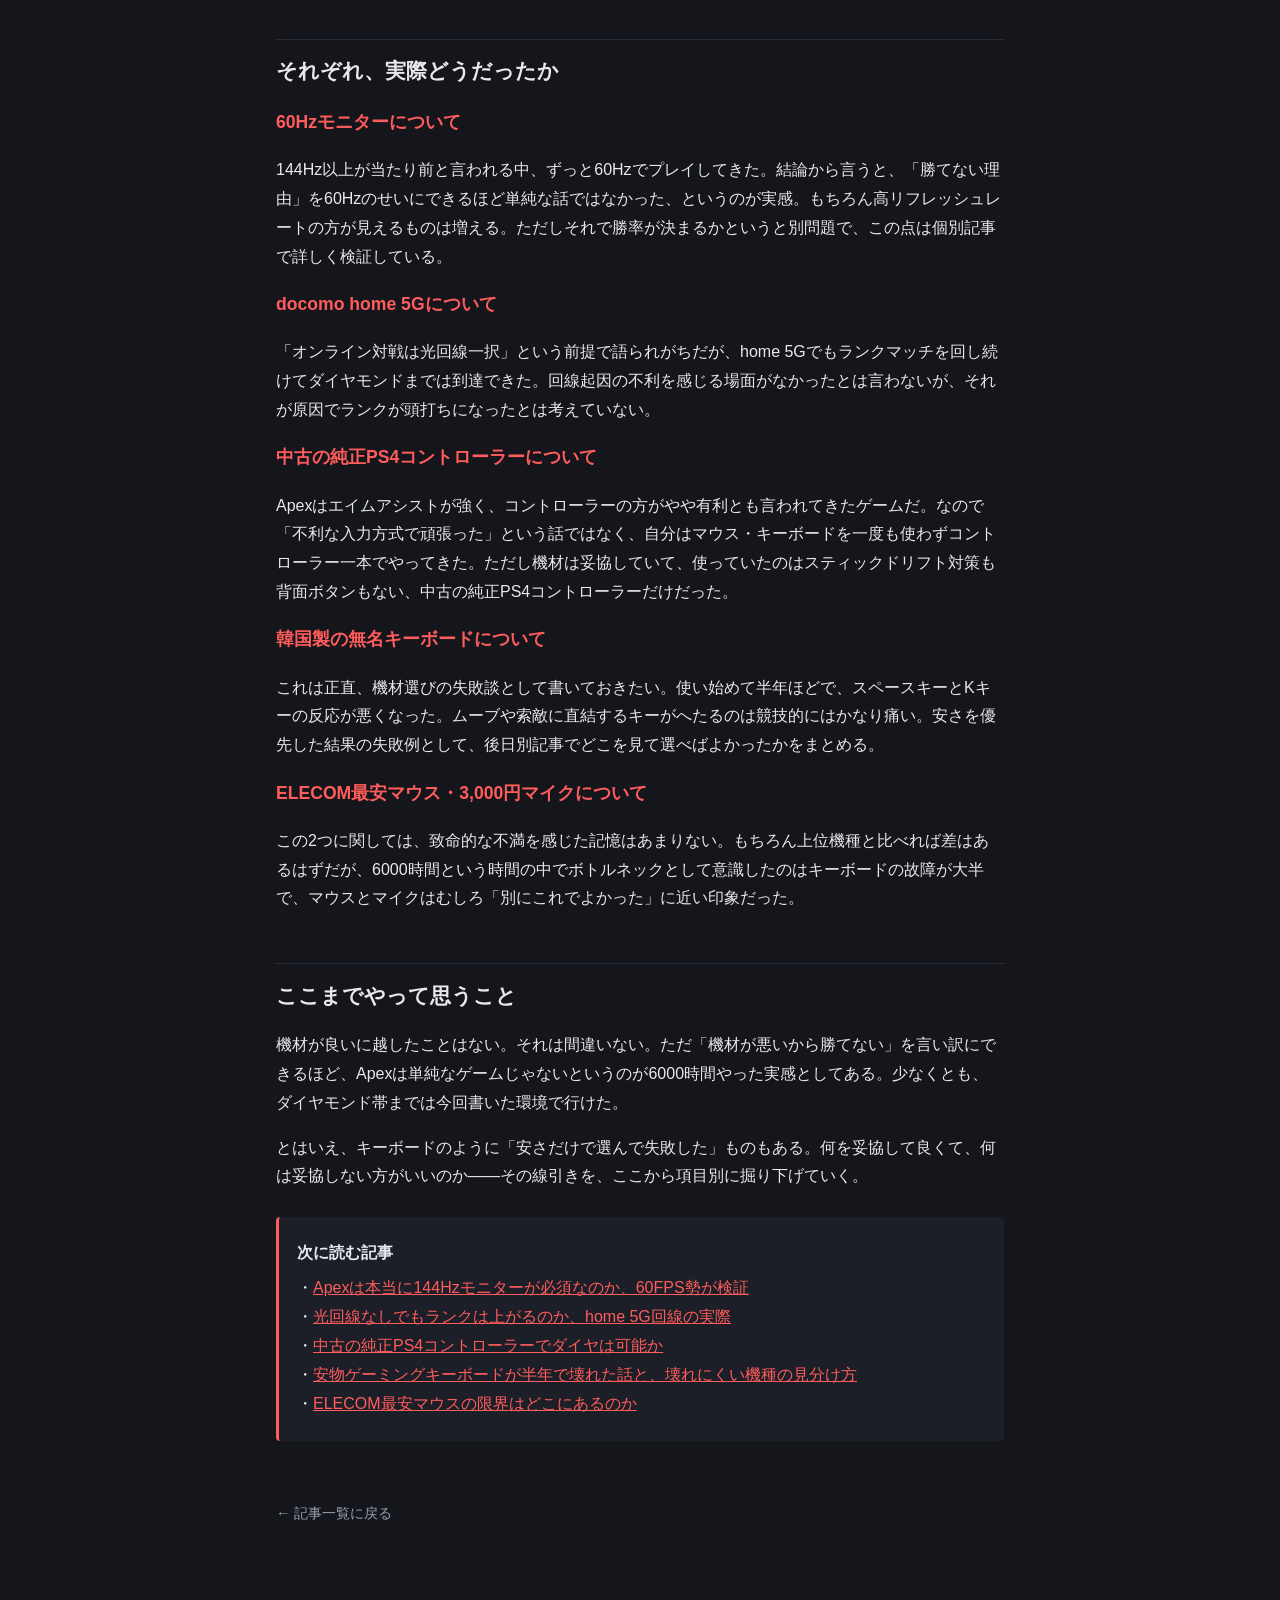
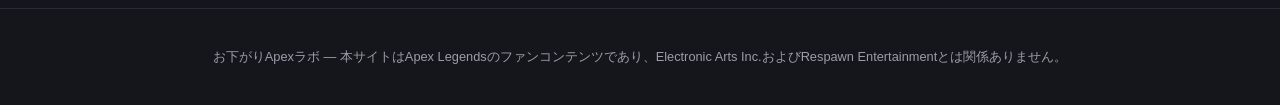
<file: articles/worst-setup-diamond.html>
<!DOCTYPE html>
<html lang="ja">
<head>
<meta charset="UTF-8">
<meta name="viewport" content="width=device-width, initial-scale=1.0">
<title>機材ぜんぶ最安・お下がり・中古。それでもApex6000時間でダイヤに行けた話</title>
<meta name="description" content="GTX1660Super、60Hzの中古モニター、光回線なしの5G home、中古PS4コントローラー、半年で壊れた韓国製キーボード、ELECOM最安マウス。全部妥協した環境でApex Legendsを6000時間プレイし、ダイヤモンド帯まで行った実体験まとめ。">
<link rel="icon" href="../favicon.svg" type="image/svg+xml">
<link rel="stylesheet" href="../style.css">
</head>
<body>

<header class="site-header">
  <div class="inner">
    <a href="../index.html" class="logo">お下がり<span>Apex</span>ラボ</a>
    <nav><a href="../about.html">運営者について</a></nav>
  </div>
</header>

<main>
<article>
  <p class="meta">ギア検証 / 実体験レビュー</p>
  <h1><span class="item-icon">💎</span>機材ぜんぶ最安・お下がり・中古。それでもApex6000時間でダイヤに行けた話</h1>

  <p>「Apexで勝ちたいなら144Hzモニターは必須」「光回線じゃないと話にならない」「ちゃんとしたマウスとキーボードは投資しろ」——攻略サイトを開けばだいたいそう書いてある。</p>

  <p>正直、その通りだと思う。思うけど、うちには一つも当てはまるものがなかった。</p>

  <p>プレイ時間は6000時間。ランクはダイヤモンド帯。プロでも実況者でもない、ただの社会人プレイヤーだけど、それなりに本気でやってきた自覚はある。そのすべてを、下に書く環境でやってきた。</p>

  <figure>
    <img src="../images/stats-proof.jpg" alt="キャリア戦績画面。キャリアゲーム数23.8K、キャリア与ダメージ12.4M、アカウントレベル500（ティア4/4）">
    <figcaption>実際のキャリア戦績画面（2026年7月時点）</figcaption>
  </figure>

  <h2>実際の環境がこちら</h2>

  <table class="spec-table">
    <tr><th><span class="spec-icon">🖥️</span>PC</th><td>Core i5-12400F / GTX 1660 Super</td></tr>
    <tr><th><span class="spec-icon">📺</span>モニター</th><td>中古で買ったLenovoの型番不明モニター、リフレッシュレート60Hz</td></tr>
    <tr><th><span class="spec-icon">📶</span>回線</th><td>賃貸物件（レオパレス系）で光回線工事ができず、docomo home 5G</td></tr>
    <tr><th><span class="spec-icon">🎮</span>コントローラー</th><td>中古の純正PS4コントローラー</td></tr>
    <tr><th><span class="spec-icon">⌨️</span>キーボード</th><td>韓国製・日本語配列じゃない青軸ゲーミングキーボード（無名メーカー）</td></tr>
    <tr><th><span class="spec-icon">🖱️</span>マウス</th><td>ELECOMのラインナップで一番安いモデル</td></tr>
    <tr><th><span class="spec-icon">🎙️</span>マイク</th><td>ZealSound K66（購入価格3,000円程度）</td></tr>
  </table>

  <div class="callout">
    <p>強いて言えばCPUのi5-12400Fだけは平均的なミドルスペックだけど、それ以外は「今から始める人に一番安い構成教えて」と言われたら出てくるようなラインナップですらない。GPUは型落ち、モニターは中古品、回線は本来ゲーミング向けとは言われない方式。</p>
  </div>

  <h2>それぞれ、実際どうだったか</h2>

  <h3>60Hzモニターについて</h3>
  <p>144Hz以上が当たり前と言われる中、ずっと60Hzでプレイしてきた。結論から言うと、「勝てない理由」を60Hzのせいにできるほど単純な話ではなかった、というのが実感。もちろん高リフレッシュレートの方が見えるものは増える。ただしそれで勝率が決まるかというと別問題で、この点は個別記事で詳しく検証している。</p>

  <h3>docomo home 5Gについて</h3>
  <p>「オンライン対戦は光回線一択」という前提で語られがちだが、home 5Gでもランクマッチを回し続けてダイヤモンドまでは到達できた。回線起因の不利を感じる場面がなかったとは言わないが、それが原因でランクが頭打ちになったとは考えていない。</p>

  <h3>中古の純正PS4コントローラーについて</h3>
  <p>Apexはエイムアシストが強く、コントローラーの方がやや有利とも言われてきたゲームだ。なので「不利な入力方式で頑張った」という話ではなく、自分はマウス・キーボードを一度も使わずコントローラー一本でやってきた。ただし機材は妥協していて、使っていたのはスティックドリフト対策も背面ボタンもない、中古の純正PS4コントローラーだけだった。</p>

  <h3>韓国製の無名キーボードについて</h3>
  <p>これは正直、機材選びの失敗談として書いておきたい。使い始めて半年ほどで、スペースキーとKキーの反応が悪くなった。ムーブや索敵に直結するキーがへたるのは競技的にはかなり痛い。安さを優先した結果の失敗例として、後日別記事でどこを見て選べばよかったかをまとめる。</p>

  <h3>ELECOM最安マウス・3,000円マイクについて</h3>
  <p>この2つに関しては、致命的な不満を感じた記憶はあまりない。もちろん上位機種と比べれば差はあるはずだが、6000時間という時間の中でボトルネックとして意識したのはキーボードの故障が大半で、マウスとマイクはむしろ「別にこれでよかった」に近い印象だった。</p>

  <h2>ここまでやって思うこと</h2>

  <p>機材が良いに越したことはない。それは間違いない。ただ「機材が悪いから勝てない」を言い訳にできるほど、Apexは単純なゲームじゃないというのが6000時間やった実感としてある。少なくとも、ダイヤモンド帯までは今回書いた環境で行けた。</p>

  <p>とはいえ、キーボードのように「安さだけで選んで失敗した」ものもある。何を妥協して良くて、何は妥協しない方がいいのか——その線引きを、ここから項目別に掘り下げていく。</p>

  <div class="callout">
    <p><strong>次に読む記事</strong></p>
    <p>・<a href="60hz-is-it-enough.html">Apexは本当に144Hzモニターが必須なのか、60FPS勢が検証</a><br>
    ・<a href="home-5g-viability.html">光回線なしでもランクは上がるのか、home 5G回線の実際</a><br>
    ・<a href="secondhand-controller-viability.html">中古の純正PS4コントローラーでダイヤは可能か</a><br>
    ・<a href="cheap-keyboard-broke-in-6-months.html">安物ゲーミングキーボードが半年で壊れた話と、壊れにくい機種の見分け方</a><br>
    ・<a href="elecom-cheapest-mouse-limit.html">ELECOM最安マウスの限界はどこにあるのか</a></p>
  </div>

  <a class="back-link" href="../index.html">← 記事一覧に戻る</a>
</article>
</main>

<footer class="site-footer">
  <p>お下がりApexラボ — 本サイトはApex Legendsのファンコンテンツであり、Electronic Arts Inc.およびRespawn Entertainmentとは関係ありません。</p>
</footer>

</body>
</html>
</file>
<file: style.css>
:root {
  --bg: #14161c;
  --bg-card: #1c1f28;
  --text: #e8e9ee;
  --text-muted: #9a9ea9;
  --accent: #ff5c5c;
  --accent-soft: #ff5c5c22;
  --border: #2a2d38;
  --max-width: 760px;
}

* {
  box-sizing: border-box;
}

body {
  margin: 0;
  font-family: "Hiragino Kaku Gothic ProN", "Yu Gothic", "Meiryo", sans-serif;
  background: var(--bg);
  color: var(--text);
  line-height: 1.8;
}

header.site-header {
  border-bottom: 1px solid var(--border);
  padding: 20px 16px;
}

header.site-header .inner {
  max-width: var(--max-width);
  margin: 0 auto;
  display: flex;
  align-items: baseline;
  justify-content: space-between;
}

/* トップページのヒーローバナー（実プレイ画面のスクリーンショット） */
.hero-banner {
  position: relative;
  width: 100%;
  max-height: 260px;
  overflow: hidden;
}

.hero-banner img {
  width: 100%;
  height: 100%;
  object-fit: cover;
  display: block;
}

.hero-banner::after {
  content: "";
  position: absolute;
  inset: 0;
  background: linear-gradient(to bottom, rgba(20, 22, 28, 0.1) 0%, rgba(20, 22, 28, 0.1) 55%, var(--bg) 100%);
}

header.site-header a.logo {
  color: var(--text);
  text-decoration: none;
  font-weight: 700;
  font-size: 1.1rem;
}

header.site-header a.logo span {
  color: var(--accent);
}

header.site-header a.logo::before {
  content: "◆";
  display: inline-block;
  color: #7fd8ff;
  margin-right: 6px;
  font-size: 0.85em;
}

header.site-header nav a {
  color: var(--text-muted);
  text-decoration: none;
  font-size: 0.9rem;
}

header.site-header nav a:hover {
  color: var(--accent);
}

.back-link {
  display: inline-block;
  margin-top: 2.4em;
  color: var(--text-muted);
  text-decoration: none;
  font-size: 0.9rem;
}

.back-link:hover {
  color: var(--accent);
}

article figure {
  margin: 1.8em 0;
}

article figure img {
  width: 100%;
  border-radius: 8px;
  border: 1px solid var(--border);
  display: block;
}

article figcaption {
  margin-top: 8px;
  font-size: 0.85rem;
  color: var(--text-muted);
  text-align: center;
}

.profile-block {
  display: flex;
  align-items: center;
  gap: 16px;
  margin: 1.6em 0;
}

.profile-block .avatar {
  flex-shrink: 0;
  width: 64px;
  height: 64px;
  border-radius: 50%;
  background: var(--accent-soft);
  display: flex;
  align-items: center;
  justify-content: center;
  font-size: 1.8rem;
}

main {
  max-width: var(--max-width);
  margin: 0 auto;
  padding: 32px 16px 80px;
}

.hero {
  padding: 40px 0 24px;
  position: relative;
  overflow: hidden;
}

.hero::before {
  content: "";
  position: absolute;
  top: -70px;
  right: -50px;
  width: 240px;
  height: 240px;
  background: radial-gradient(circle, var(--accent-soft), transparent 70%);
  border-radius: 50%;
  pointer-events: none;
  z-index: 0;
}

.hero::after {
  content: "";
  position: absolute;
  bottom: -60px;
  left: -60px;
  width: 200px;
  height: 200px;
  background: radial-gradient(circle, rgba(127, 216, 255, 0.12), transparent 70%);
  border-radius: 50%;
  pointer-events: none;
  z-index: 0;
}

.hero h1,
.hero p.lead {
  position: relative;
  z-index: 1;
}

.hero h1 {
  font-size: 1.9rem;
  line-height: 1.5;
  margin: 0 0 12px;
}

.hero p.lead {
  color: var(--text-muted);
  font-size: 1rem;
}

/* 記事一覧・スペック表のアイコン */
.item-icon {
  margin-right: 8px;
}

.spec-table .spec-icon {
  margin-right: 8px;
}

article h1 {
  font-size: 1.7rem;
  line-height: 1.5;
}

article h2 {
  font-size: 1.3rem;
  margin-top: 2.4em;
  padding-top: 0.6em;
  border-top: 1px solid var(--border);
}

article h3 {
  font-size: 1.1rem;
  color: var(--accent);
}

article p {
  margin: 1em 0;
}

.meta {
  color: var(--text-muted);
  font-size: 0.85rem;
  margin-bottom: 2em;
}

.spec-table {
  width: 100%;
  border-collapse: collapse;
  margin: 1.5em 0;
  font-size: 0.95rem;
}

.spec-table th, .spec-table td {
  text-align: left;
  padding: 10px 12px;
  border-bottom: 1px solid var(--border);
}

.spec-table th {
  width: 34%;
  color: var(--text-muted);
  font-weight: 500;
}

.callout {
  background: var(--bg-card);
  border-left: 3px solid var(--accent);
  padding: 16px 18px;
  border-radius: 4px;
  margin: 1.6em 0;
}

.callout p {
  margin: 0.4em 0;
}

.article-list {
  list-style: none;
  padding: 0;
  margin: 24px 0;
}

.article-list li {
  border: 1px solid var(--border);
  border-radius: 8px;
  margin-bottom: 14px;
  background: var(--bg-card);
}

.article-list a {
  display: block;
  padding: 18px 20px;
  color: var(--text);
  text-decoration: none;
}

.article-list a:hover {
  border-color: var(--accent);
}

.article-list .tag {
  display: inline-block;
  font-size: 0.75rem;
  color: var(--accent);
  border: 1px solid var(--accent-soft);
  background: var(--accent-soft);
  padding: 2px 8px;
  border-radius: 999px;
  margin-bottom: 8px;
}

.article-list .desc {
  color: var(--text-muted);
  font-size: 0.9rem;
  margin-top: 6px;
}

.coming-soon {
  opacity: 0.5;
  pointer-events: none;
}

footer.site-footer {
  border-top: 1px solid var(--border);
  padding: 24px 16px;
  color: var(--text-muted);
  font-size: 0.8rem;
  text-align: center;
}

a {
  color: var(--accent);
}
</file>
